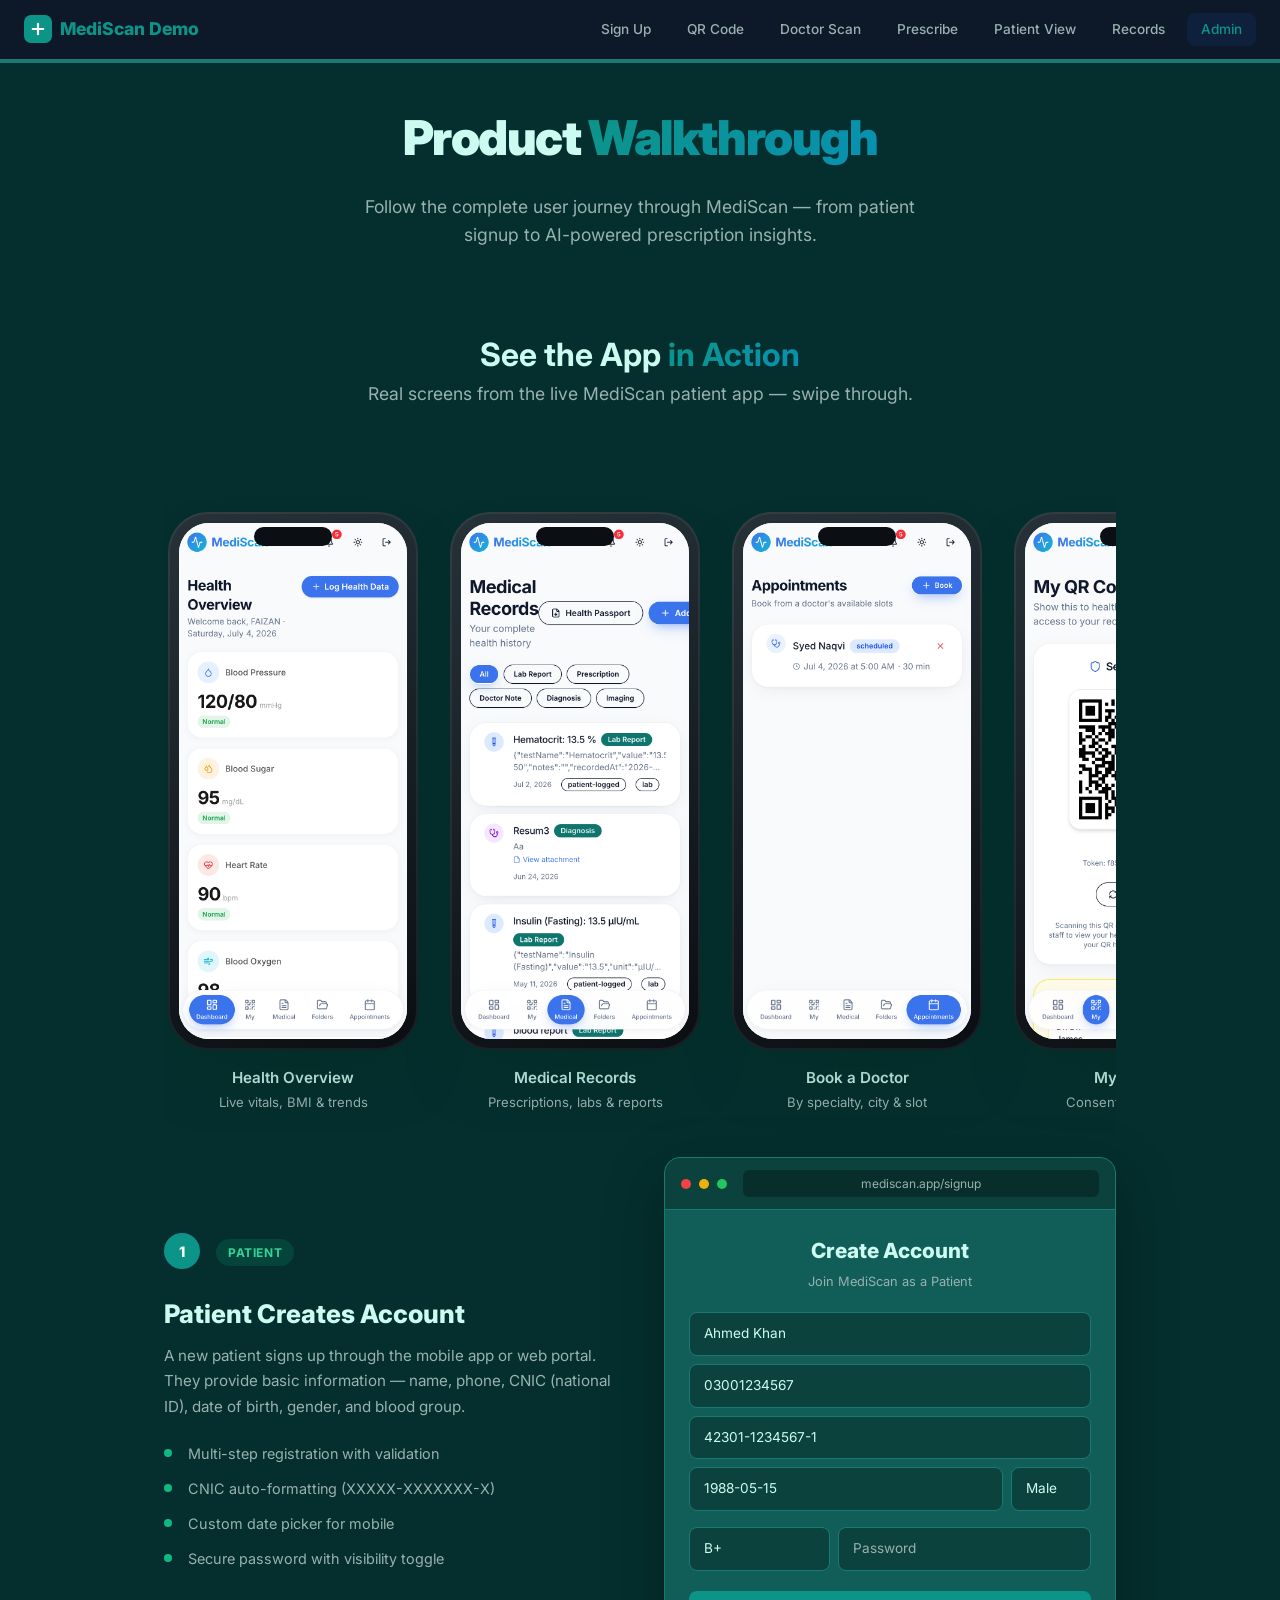
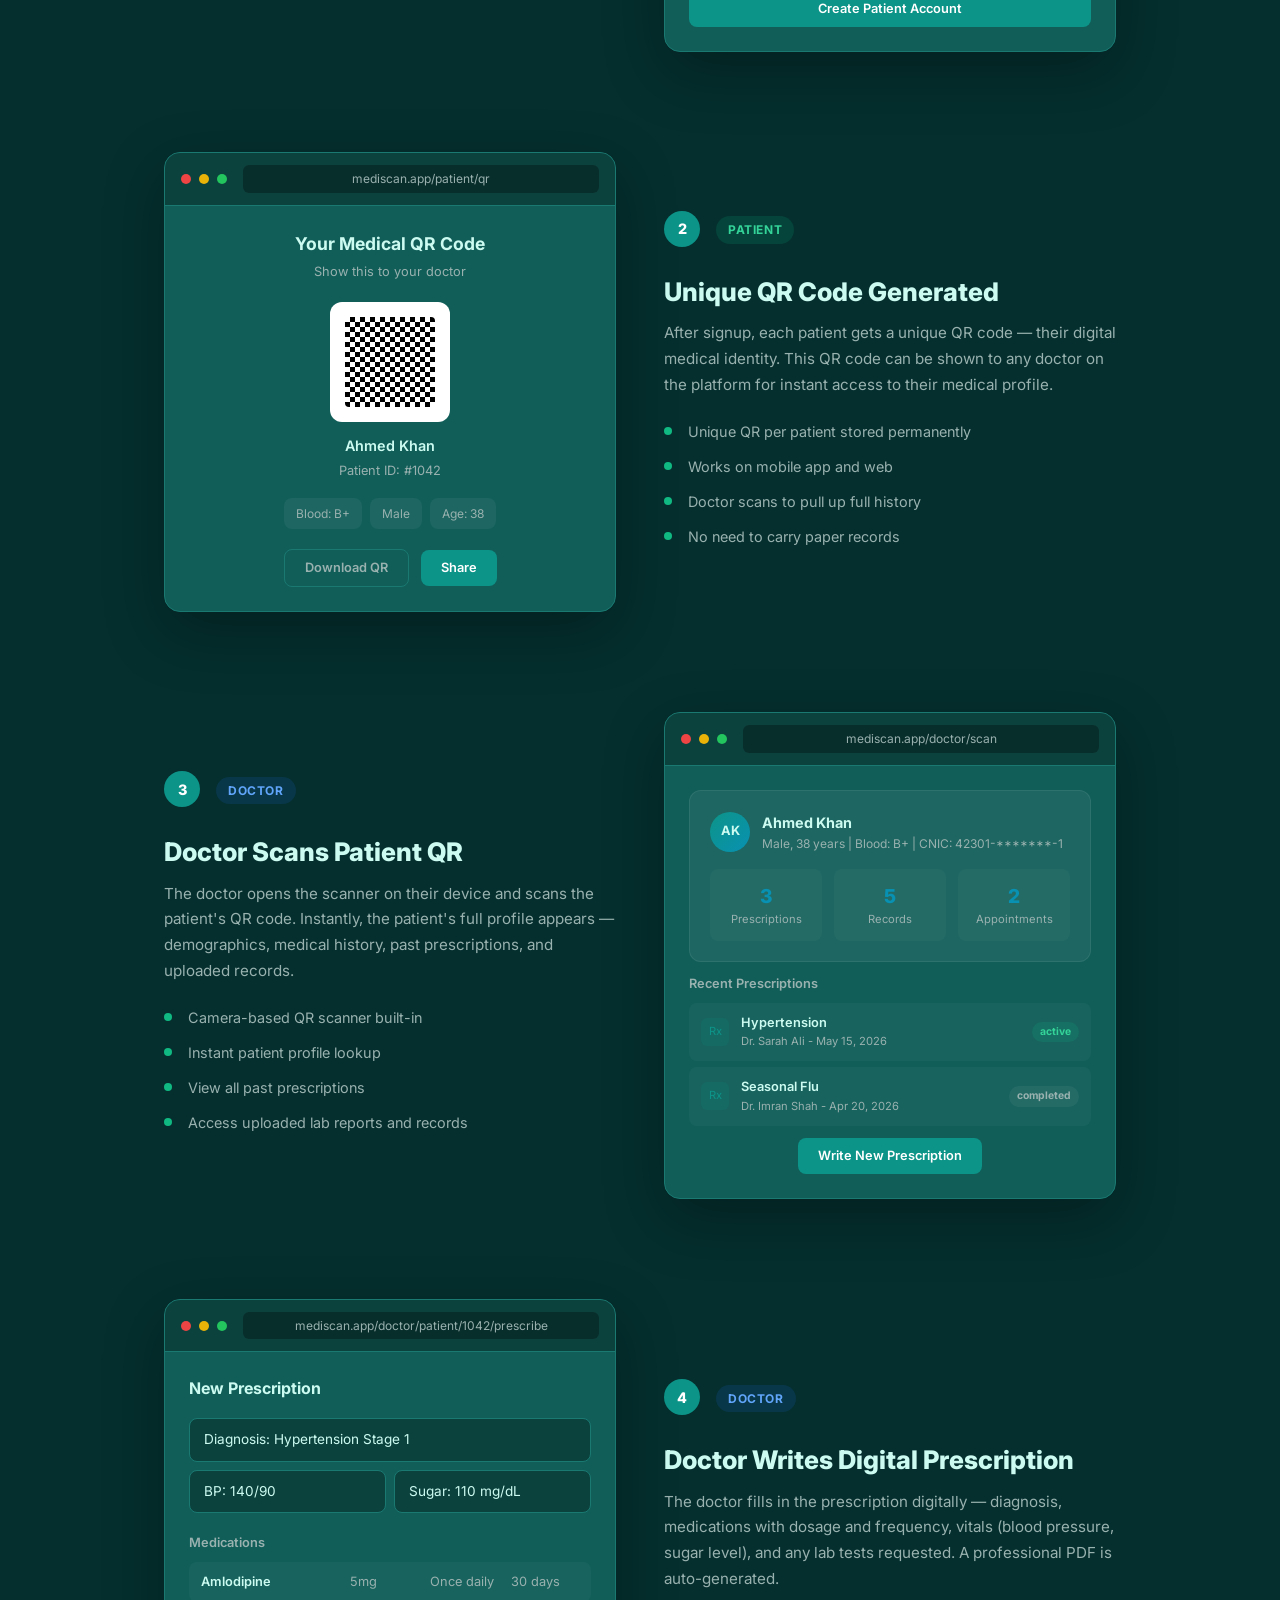
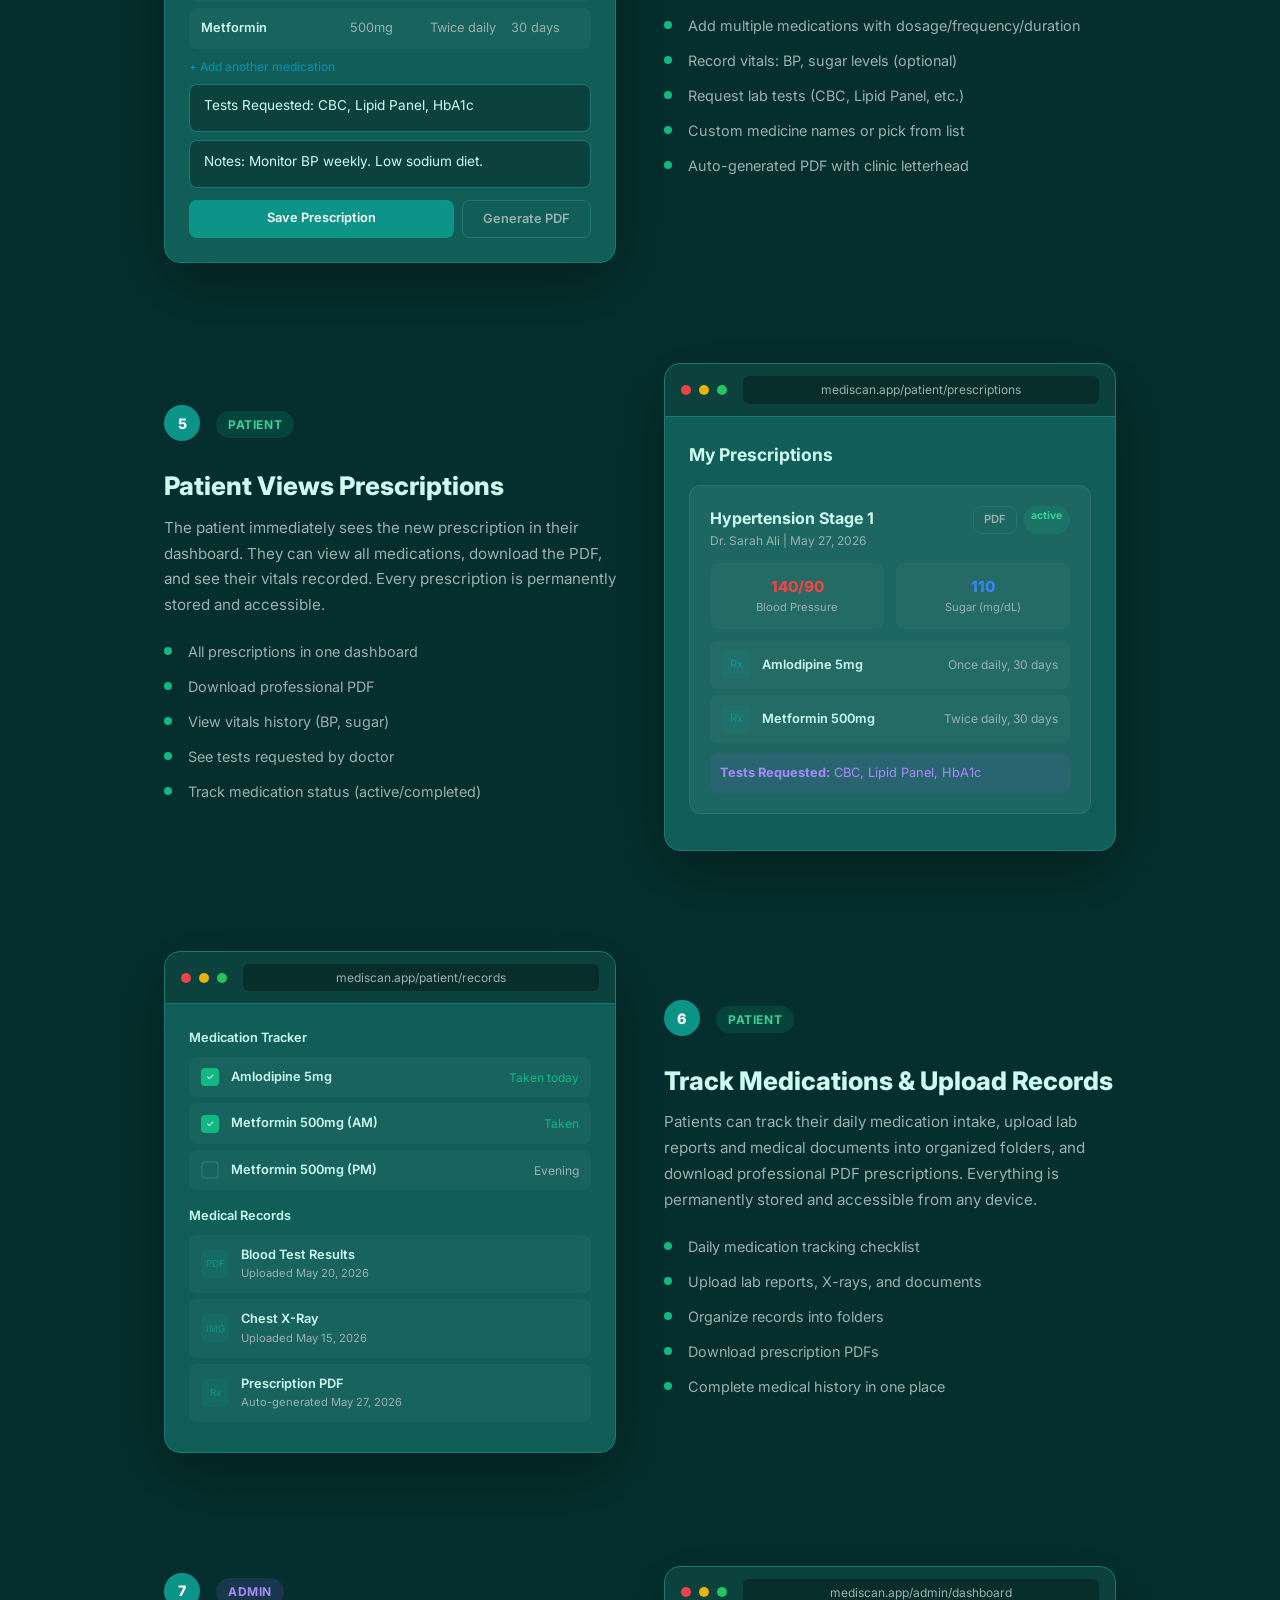
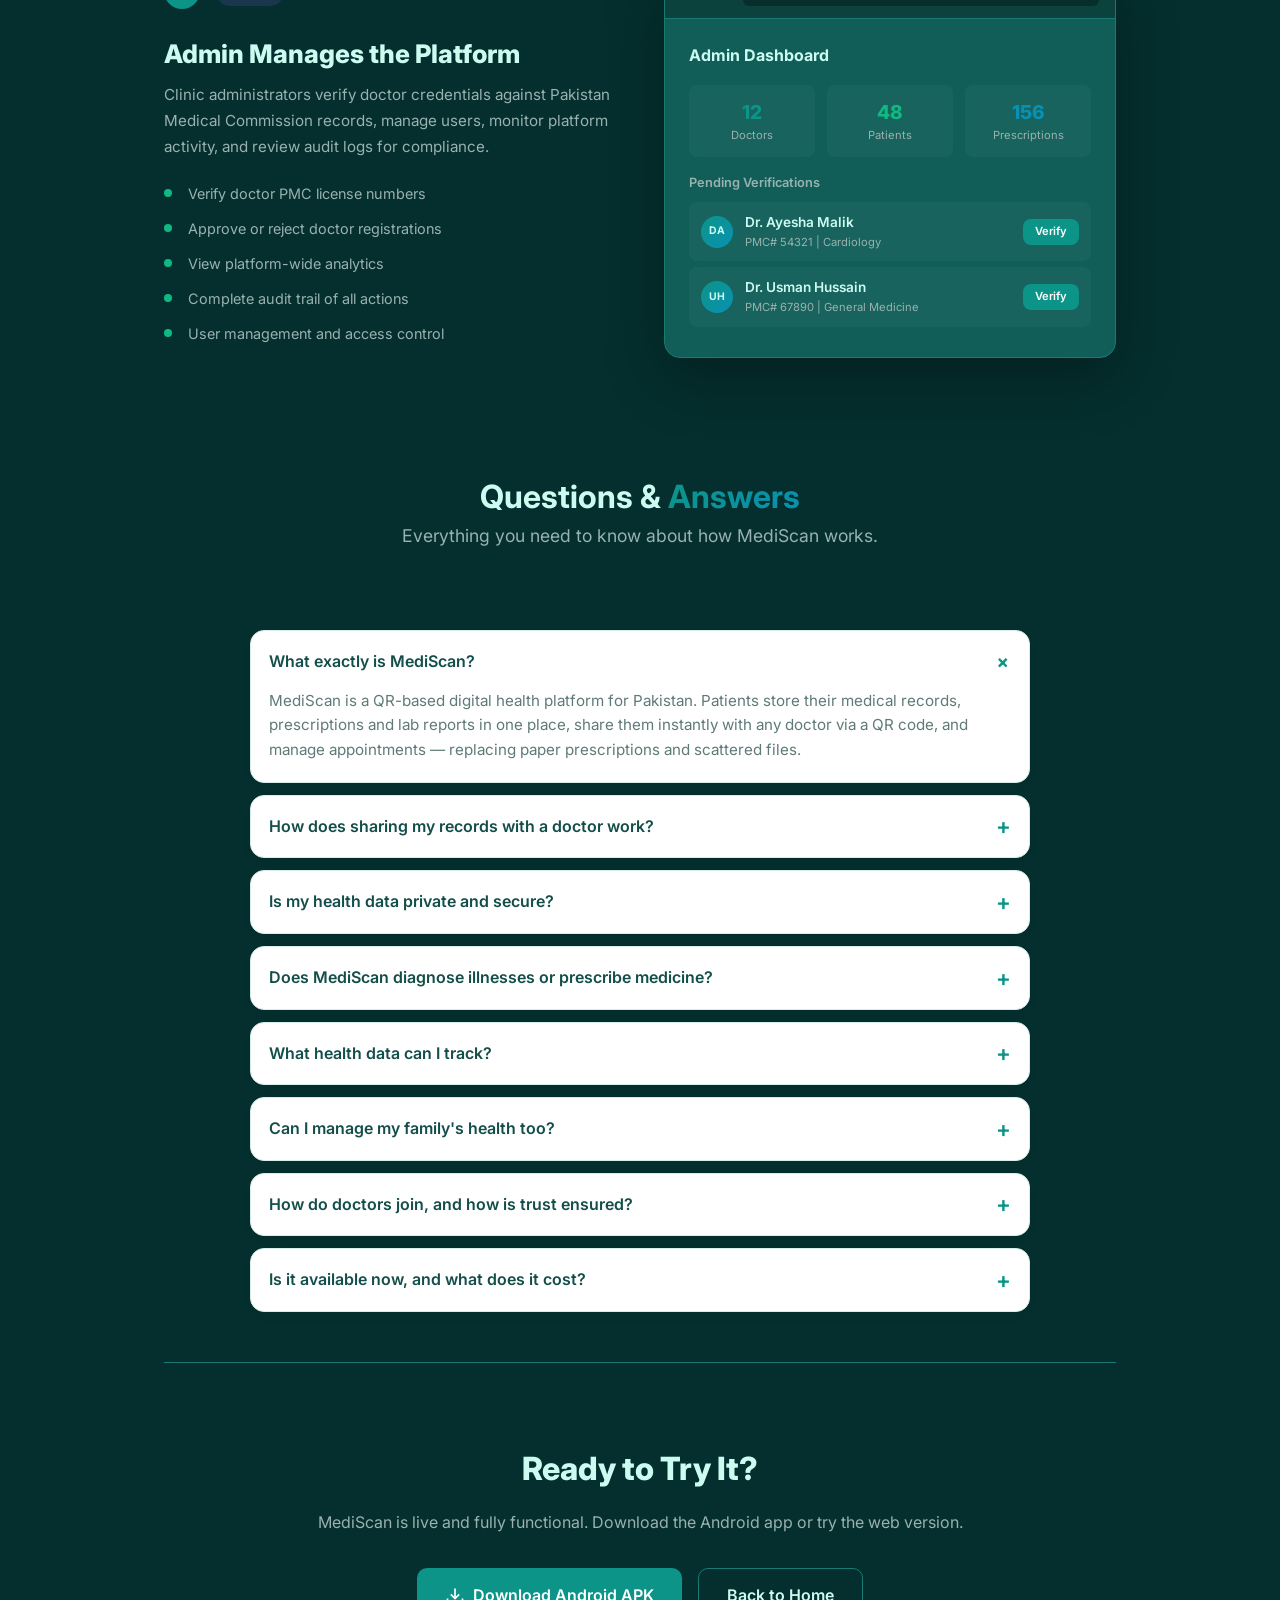
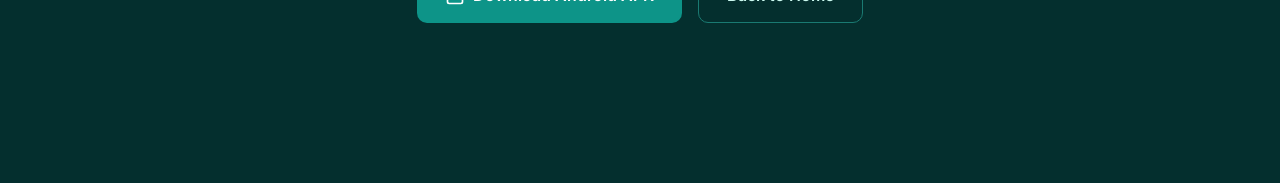
<file: demo.html>
<!DOCTYPE html>
<html lang="en">
<head>
  <meta charset="UTF-8" />
  <meta name="viewport" content="width=device-width, initial-scale=1.0" />
  <title>MediScan - Product Demo</title>
  <link rel="preconnect" href="https://fonts.googleapis.com" />
  <link rel="preconnect" href="https://fonts.gstatic.com" crossorigin />
  <link href="https://fonts.googleapis.com/css2?family=Inter:wght@300;400;500;600;700;800;900&display=swap" rel="stylesheet" />
  <style>
    :root {
      --primary: #0d9488;
      --primary-dark: #0f766e;
      --accent: #0891b2;
      --bg: #042f2e;
      --bg-card: #115e59;
      --text: #ccfbf1;
      --text-muted: #99b1af;
      --border: #1a7a72;
      --success: #10b981;
      --radius: 16px;
    }
    *, *::before, *::after { box-sizing: border-box; margin: 0; padding: 0; }
    html { scroll-behavior: smooth; }
    body {
      font-family: 'Inter', -apple-system, sans-serif;
      background: var(--bg);
      color: var(--text);
      line-height: 1.6;
      -webkit-font-smoothing: antialiased;
    }

    /* Top bar */
    .topbar {
      position: fixed;
      top: 0;
      left: 0;
      right: 0;
      z-index: 100;
      background: rgba(15,23,42,.9);
      backdrop-filter: blur(12px);
      border-bottom: 1px solid var(--border);
      padding: 0 24px;
      height: 60px;
      display: flex;
      align-items: center;
      justify-content: space-between;
    }
    .topbar-logo {
      color: var(--primary);
      font-weight: 800;
      font-size: 1.1rem;
      text-decoration: none;
      display: flex;
      align-items: center;
      gap: 8px;
    }
    .topbar-logo svg { width: 28px; height: 28px; }
    .topbar-nav {
      display: flex;
      gap: 8px;
    }
    .topbar-nav a {
      color: var(--text-muted);
      text-decoration: none;
      font-size: 0.85rem;
      font-weight: 500;
      padding: 6px 14px;
      border-radius: 8px;
      transition: 0.2s;
    }
    .topbar-nav a:hover { color: white; background: rgba(255,255,255,.05); }
    .topbar-nav a.active { color: var(--primary); background: rgba(37,99,235,.1); }

    /* Progress bar */
    .progress-bar {
      position: fixed;
      top: 60px;
      left: 0;
      right: 0;
      height: 3px;
      background: var(--border);
      z-index: 99;
    }
    .progress-fill {
      height: 100%;
      background: linear-gradient(90deg, var(--primary), var(--accent));
      width: 0%;
      transition: width 0.3s ease;
    }

    /* Demo container */
    .demo-container {
      max-width: 1000px;
      margin: 0 auto;
      padding: 100px 24px 80px;
    }

    /* Header */
    .demo-header {
      text-align: center;
      margin-bottom: 80px;
    }
    .demo-header h1 {
      font-size: clamp(2rem, 5vw, 3rem);
      font-weight: 900;
      margin-bottom: 16px;
      letter-spacing: -0.03em;
    }
    .demo-header p {
      color: var(--text-muted);
      font-size: 1.1rem;
      max-width: 560px;
      margin: 0 auto;
    }
    .demo-header .gradient {
      background: linear-gradient(135deg, var(--primary), var(--accent));
      -webkit-background-clip: text;
      -webkit-text-fill-color: transparent;
    }

    /* Step */
    .step {
      display: grid;
      grid-template-columns: 1fr 1fr;
      gap: 48px;
      align-items: center;
      margin-bottom: 100px;
      opacity: 0;
      transform: translateY(30px);
      transition: opacity 0.6s ease, transform 0.6s ease;
    }
    .step.visible {
      opacity: 1;
      transform: translateY(0);
    }
    .step.reverse { direction: rtl; }
    .step.reverse > * { direction: ltr; }

    .step-info {
      padding: 20px 0;
    }
    .step-number {
      display: inline-flex;
      align-items: center;
      justify-content: center;
      width: 36px;
      height: 36px;
      border-radius: 50%;
      background: var(--primary);
      color: white;
      font-weight: 800;
      font-size: 0.9rem;
      margin-bottom: 16px;
    }
    .step-role {
      display: inline-block;
      margin-left: 12px;
      padding: 4px 12px;
      border-radius: 100px;
      font-size: 0.75rem;
      font-weight: 700;
      text-transform: uppercase;
      letter-spacing: 0.05em;
    }
    .step-role.doctor { background: rgba(37,99,235,.15); color: #60a5fa; }
    .step-role.patient { background: rgba(16,185,129,.15); color: #34d399; }
    .step-role.admin { background: rgba(139,92,246,.15); color: #a78bfa; }
    .step-info h2 {
      font-size: 1.6rem;
      font-weight: 800;
      margin: 12px 0;
      line-height: 1.3;
    }
    .step-info p {
      color: var(--text-muted);
      font-size: 0.95rem;
      margin-bottom: 16px;
      line-height: 1.7;
    }
    .step-features {
      list-style: none;
    }
    .step-features li {
      padding: 6px 0;
      padding-left: 24px;
      position: relative;
      font-size: 0.9rem;
      color: var(--text-muted);
    }
    .step-features li::before {
      content: '';
      position: absolute;
      left: 0;
      top: 13px;
      width: 8px;
      height: 8px;
      border-radius: 50%;
      background: var(--success);
    }

    /* Screen mockup */
    .step-screen {
      background: var(--bg-card);
      border: 1px solid var(--border);
      border-radius: var(--radius);
      overflow: hidden;
      box-shadow: 0 20px 60px rgba(0,0,0,.3);
    }
    .screen-bar {
      display: flex;
      align-items: center;
      gap: 8px;
      padding: 12px 16px;
      background: rgba(0,0,0,.3);
      border-bottom: 1px solid var(--border);
    }
    .screen-dot {
      width: 10px;
      height: 10px;
      border-radius: 50%;
    }
    .screen-dot.red { background: #ef4444; }
    .screen-dot.yellow { background: #eab308; }
    .screen-dot.green { background: #22c55e; }
    .screen-url {
      flex: 1;
      text-align: center;
      font-size: 0.75rem;
      color: var(--text-muted);
      background: rgba(0,0,0,.3);
      padding: 4px 12px;
      border-radius: 6px;
      margin-left: 8px;
    }
    .screen-content {
      padding: 24px;
      min-height: 320px;
    }

    /* Mock UI elements */
    .mock-card {
      background: rgba(255,255,255,.05);
      border: 1px solid rgba(255,255,255,.08);
      border-radius: 12px;
      padding: 20px;
      margin-bottom: 12px;
    }
    .mock-header {
      display: flex;
      align-items: center;
      gap: 12px;
      margin-bottom: 16px;
    }
    .mock-avatar {
      width: 40px;
      height: 40px;
      border-radius: 50%;
      background: linear-gradient(135deg, var(--primary), var(--accent));
      display: flex;
      align-items: center;
      justify-content: center;
      font-weight: 700;
      font-size: 0.8rem;
    }
    .mock-title {
      font-weight: 700;
      font-size: 0.9rem;
    }
    .mock-subtitle {
      font-size: 0.75rem;
      color: var(--text-muted);
    }
    .mock-badge {
      display: inline-block;
      padding: 2px 8px;
      border-radius: 100px;
      font-size: 0.65rem;
      font-weight: 700;
    }
    .mock-badge.green { background: rgba(16,185,129,.15); color: #34d399; }
    .mock-badge.blue { background: rgba(37,99,235,.15); color: #60a5fa; }
    .mock-badge.purple { background: rgba(139,92,246,.15); color: #a78bfa; }
    .mock-input {
      width: 100%;
      padding: 10px 14px;
      background: rgba(0,0,0,.3);
      border: 1px solid var(--border);
      border-radius: 8px;
      color: var(--text);
      font-size: 0.85rem;
      margin-bottom: 8px;
    }
    .mock-btn {
      display: inline-block;
      padding: 8px 20px;
      background: var(--primary);
      color: white;
      border-radius: 8px;
      font-size: 0.8rem;
      font-weight: 600;
    }
    .mock-btn.outline {
      background: transparent;
      border: 1px solid var(--border);
      color: var(--text-muted);
    }
    .mock-row {
      display: flex;
      gap: 8px;
      margin-bottom: 8px;
    }
    .mock-pill {
      padding: 6px 12px;
      background: rgba(255,255,255,.05);
      border-radius: 8px;
      font-size: 0.75rem;
      color: var(--text-muted);
    }
    .mock-table {
      width: 100%;
      border-collapse: collapse;
      font-size: 0.8rem;
    }
    .mock-table th {
      text-align: left;
      padding: 8px;
      border-bottom: 1px solid var(--border);
      color: var(--text-muted);
      font-weight: 600;
      font-size: 0.7rem;
      text-transform: uppercase;
      letter-spacing: 0.05em;
    }
    .mock-table td {
      padding: 8px;
      border-bottom: 1px solid rgba(255,255,255,.03);
    }
    .mock-qr {
      width: 120px;
      height: 120px;
      background: white;
      border-radius: 12px;
      display: flex;
      align-items: center;
      justify-content: center;
      margin: 0 auto 12px;
    }
    .mock-qr-inner {
      width: 90px;
      height: 90px;
      background: repeating-conic-gradient(#000 0% 25%, #fff 0% 50%) 50% / 10px 10px;
      border-radius: 4px;
    }
    .mock-vitals {
      display: flex;
      gap: 12px;
    }
    .mock-vital {
      flex: 1;
      padding: 12px;
      background: rgba(255,255,255,.03);
      border-radius: 8px;
      text-align: center;
    }
    .mock-vital-value {
      font-size: 1.2rem;
      font-weight: 800;
      color: var(--accent);
    }
    .mock-vital-label {
      font-size: 0.7rem;
      color: var(--text-muted);
    }
    .mock-med-row {
      display: flex;
      align-items: center;
      gap: 12px;
      padding: 10px 12px;
      background: rgba(255,255,255,.03);
      border-radius: 8px;
      margin-bottom: 6px;
      font-size: 0.8rem;
    }
    .mock-med-icon {
      width: 28px;
      height: 28px;
      border-radius: 6px;
      background: rgba(13,148,136,.15);
      display: flex;
      align-items: center;
      justify-content: center;
      color: var(--primary);
      font-size: 0.7rem;
      flex-shrink: 0;
    }
    .mock-ai-box {
      padding: 16px;
      background: linear-gradient(135deg, rgba(13,148,136,.1), rgba(8,145,178,.1));
      border: 1px solid rgba(13,148,136,.2);
      border-radius: 12px;
      margin-top: 12px;
    }
    .mock-ai-label {
      font-size: 0.7rem;
      font-weight: 700;
      color: var(--accent);
      text-transform: uppercase;
      letter-spacing: 0.06em;
      margin-bottom: 8px;
    }
    .mock-ai-text {
      font-size: 0.8rem;
      color: var(--text-muted);
      line-height: 1.6;
    }

    /* CTA section */
    .demo-cta {
      text-align: center;
      padding: 80px 0;
      border-top: 1px solid var(--border);
    }
    .demo-cta h2 {
      font-size: 2rem;
      font-weight: 800;
      margin-bottom: 16px;
    }
    .demo-cta p {
      color: var(--text-muted);
      margin-bottom: 32px;
      font-size: 1rem;
    }
    .cta-buttons {
      display: flex;
      gap: 16px;
      justify-content: center;
      flex-wrap: wrap;
    }
    .cta-buttons a {
      display: inline-flex;
      align-items: center;
      gap: 8px;
      padding: 14px 28px;
      border-radius: 10px;
      font-size: 1rem;
      font-weight: 600;
      text-decoration: none;
      transition: 0.2s;
    }
    .cta-buttons .primary {
      background: var(--primary);
      color: white;
    }
    .cta-buttons .primary:hover { background: var(--primary-dark); }
    .cta-buttons .outline {
      background: transparent;
      border: 1.5px solid var(--border);
      color: var(--text);
    }
    .cta-buttons .outline:hover { border-color: var(--primary); color: var(--primary); }

    /* Responsive */
    @media (max-width: 768px) {
      .step { grid-template-columns: 1fr; gap: 28px; margin-bottom: 64px; scroll-margin-top: 80px; }
      .step.reverse { direction: ltr; }
      .topbar-nav { display: none; }
      .demo-container { padding: 88px 18px 64px; }
      .demo-header { margin-bottom: 48px; }
      .demo-cta { padding: 56px 0; }
      .cta-buttons a { width: 100%; justify-content: center; }
      .screen-content { padding: 18px; min-height: 0; }
    }
  
/* ---- Real app screenshots in phone frames ---- */
.shots-section { margin: 40px 0 10px; }
.shots-rail { display: flex; gap: 32px; overflow-x: auto; padding: 24px 4px 34px; scroll-snap-type: x mandatory; -webkit-overflow-scrolling: touch; }
.shots-rail::-webkit-scrollbar { height: 8px; } .shots-rail::-webkit-scrollbar-thumb { background: #14b8a6aa; border-radius: 8px; }
.shot { flex: 0 0 auto; scroll-snap-align: center; text-align: center; }
.phone { position: relative; width: 250px; aspect-ratio: 400/860; border-radius: 40px; padding: 11px; margin: 0 auto;
  background: linear-gradient(160deg,#263238,#0b0f14); box-shadow: 0 34px 60px -22px rgba(2,44,34,.55), inset 0 0 0 2px rgba(255,255,255,.06);
  transition: transform .4s cubic-bezier(.2,.8,.2,1); }
.phone:hover { transform: translateY(-8px) rotateX(4deg) rotateY(-4deg); }
.phone::before { content:""; position:absolute; top:15px; left:50%; transform:translateX(-50%); width:78px; height:19px; background:#0b0f14; border-radius:12px; z-index:3; }
.phone img { width:100%; height:100%; object-fit:cover; object-position: top; border-radius:30px; display:block; background:#fff; }
.shot figcaption { margin-top: 16px; font-weight: 600; color: var(--text, #134e4a); font-size: .95rem; }
.shot small { display:block; color: var(--text-muted,#5f7a78); font-weight:400; font-size:.82rem; margin-top:2px; }

/* ---- FAQ ---- */
.faq-section { margin: 50px 0; }
.faq { max-width: 780px; margin: 24px auto 0; display: grid; gap: 12px; }
.faq details { background:#fff; border:1px solid #d6ede9; border-radius:14px; padding: 4px 18px; box-shadow: 0 6px 20px -12px rgba(2,44,34,.15); }
.faq summary { list-style:none; cursor:pointer; font-weight:600; color:#134e4a; padding: 14px 0; display:flex; justify-content:space-between; align-items:center; gap:12px; }
.faq summary::-webkit-details-marker { display:none; }
.faq summary::after { content:"+"; font-size:1.4rem; color:#0d9488; transition:transform .25s ease; line-height:1; flex-shrink:0; }
.faq details[open] summary::after { transform:rotate(45deg); }
.faq details p { margin: 0 0 16px; color:#5f7a78; line-height:1.6; font-size:.95rem; }

  </style>
</head>
<body>
  <!-- Top bar -->
  <div class="topbar">
    <a href="index.html" class="topbar-logo">
      <svg viewBox="0 0 32 32" fill="none"><rect width="32" height="32" rx="8" fill="currentColor"/><path d="M10 16h12M16 10v12" stroke="white" stroke-width="2.5" stroke-linecap="round"/></svg>
      MediScan Demo
    </a>
    <div class="topbar-nav">
      <a href="#step1" class="active" data-step="1">Sign Up</a>
      <a href="#step2" data-step="2">QR Code</a>
      <a href="#step3" data-step="3">Doctor Scan</a>
      <a href="#step4" data-step="4">Prescribe</a>
      <a href="#step5" data-step="5">Patient View</a>
      <a href="#step6" data-step="6">Records</a>
      <a href="#step7" data-step="7">Admin</a>
    </div>
  </div>

  <!-- Progress bar -->
  <div class="progress-bar">
    <div class="progress-fill" id="progressFill"></div>
  </div>

  <div class="demo-container">
    <!-- Header -->
    <div class="demo-header">
      <h1>Product <span class="gradient">Walkthrough</span></h1>
      <p>Follow the complete user journey through MediScan — from patient signup to AI-powered prescription insights.</p>
    </div>

    <!-- Real app screenshots -->
    <section class="shots-section">
      <div class="demo-header">
        <h2 style="font-size:2rem">See the App <span class="gradient">in Action</span></h2>
        <p>Real screens from the live MediScan patient app — swipe through.</p>
      </div>
      <div class="shots-rail">
        <figure class="shot"><div class="phone"><img src="assets/shots/dashboard.png" alt="Health dashboard" loading="lazy"></div><figcaption>Health Overview<small>Live vitals, BMI &amp; trends</small></figcaption></figure>
        <figure class="shot"><div class="phone"><img src="assets/shots/records.png" alt="Medical records" loading="lazy"></div><figcaption>Medical Records<small>Prescriptions, labs &amp; reports</small></figcaption></figure>
        <figure class="shot"><div class="phone"><img src="assets/shots/appointments.png" alt="Book appointment" loading="lazy"></div><figcaption>Book a Doctor<small>By specialty, city &amp; slot</small></figcaption></figure>
        <figure class="shot"><div class="phone"><img src="assets/shots/qr.png" alt="QR code" loading="lazy"></div><figcaption>My QR Code<small>Consent-based sharing</small></figcaption></figure>
        <figure class="shot"><div class="phone"><img src="assets/shots/family.png" alt="Family profiles" loading="lazy"></div><figcaption>Family &amp; Dependents<small>Manage the whole family</small></figcaption></figure>
        <figure class="shot"><div class="phone"><img src="assets/shots/prescriptions.png" alt="Prescriptions" loading="lazy"></div><figcaption>Prescriptions<small>Track medications</small></figcaption></figure>
      </div>
    </section>


    <!-- STEP 1: Patient Sign Up -->
    <div class="step" id="step1">
      <div class="step-info">
        <div>
          <span class="step-number">1</span>
          <span class="step-role patient">Patient</span>
        </div>
        <h2>Patient Creates Account</h2>
        <p>A new patient signs up through the mobile app or web portal. They provide basic information — name, phone, CNIC (national ID), date of birth, gender, and blood group.</p>
        <ul class="step-features">
          <li>Multi-step registration with validation</li>
          <li>CNIC auto-formatting (XXXXX-XXXXXXX-X)</li>
          <li>Custom date picker for mobile</li>
          <li>Secure password with visibility toggle</li>
        </ul>
      </div>
      <div class="step-screen">
        <div class="screen-bar">
          <span class="screen-dot red"></span>
          <span class="screen-dot yellow"></span>
          <span class="screen-dot green"></span>
          <span class="screen-url">mediscan.app/signup</span>
        </div>
        <div class="screen-content">
          <div style="text-align:center; margin-bottom:20px;">
            <div style="font-size:1.3rem; font-weight:800; margin-bottom:4px;">Create Account</div>
            <div style="font-size:0.8rem; color:var(--text-muted);">Join MediScan as a Patient</div>
          </div>
          <div class="mock-input" style="color:var(--text);">Ahmed Khan</div>
          <div class="mock-input" style="color:var(--text);">03001234567</div>
          <div class="mock-input" style="color:var(--text);">42301-1234567-1</div>
          <div class="mock-row">
            <div class="mock-input" style="flex:1; color:var(--text);">1988-05-15</div>
            <div class="mock-input" style="width:80px; color:var(--text);">Male</div>
          </div>
          <div class="mock-row">
            <div class="mock-input" style="flex:1; color:var(--text);">B+</div>
            <div class="mock-input" style="flex:2; color:var(--text-muted);">Password</div>
          </div>
          <div style="margin-top:12px;">
            <div class="mock-btn" style="width:100%; text-align:center;">Create Patient Account</div>
          </div>
        </div>
      </div>
    </div>

    <!-- STEP 2: QR Code -->
    <div class="step reverse" id="step2">
      <div class="step-info">
        <div>
          <span class="step-number">2</span>
          <span class="step-role patient">Patient</span>
        </div>
        <h2>Unique QR Code Generated</h2>
        <p>After signup, each patient gets a unique QR code — their digital medical identity. This QR code can be shown to any doctor on the platform for instant access to their medical profile.</p>
        <ul class="step-features">
          <li>Unique QR per patient stored permanently</li>
          <li>Works on mobile app and web</li>
          <li>Doctor scans to pull up full history</li>
          <li>No need to carry paper records</li>
        </ul>
      </div>
      <div class="step-screen">
        <div class="screen-bar">
          <span class="screen-dot red"></span>
          <span class="screen-dot yellow"></span>
          <span class="screen-dot green"></span>
          <span class="screen-url">mediscan.app/patient/qr</span>
        </div>
        <div class="screen-content" style="text-align:center;">
          <div style="font-size:1.1rem; font-weight:700; margin-bottom:4px;">Your Medical QR Code</div>
          <div style="font-size:0.8rem; color:var(--text-muted); margin-bottom:20px;">Show this to your doctor</div>
          <div class="mock-qr">
            <div class="mock-qr-inner"></div>
          </div>
          <div style="font-size:0.9rem; font-weight:600; margin-bottom:4px;">Ahmed Khan</div>
          <div style="font-size:0.8rem; color:var(--text-muted); margin-bottom:16px;">Patient ID: #1042</div>
          <div class="mock-row" style="justify-content:center;">
            <div class="mock-pill">Blood: B+</div>
            <div class="mock-pill">Male</div>
            <div class="mock-pill">Age: 38</div>
          </div>
          <div style="margin-top:20px;">
            <span class="mock-btn outline">Download QR</span>
            <span class="mock-btn" style="margin-left:8px;">Share</span>
          </div>
        </div>
      </div>
    </div>

    <!-- STEP 3: Doctor Scans QR -->
    <div class="step" id="step3">
      <div class="step-info">
        <div>
          <span class="step-number">3</span>
          <span class="step-role doctor">Doctor</span>
        </div>
        <h2>Doctor Scans Patient QR</h2>
        <p>The doctor opens the scanner on their device and scans the patient's QR code. Instantly, the patient's full profile appears — demographics, medical history, past prescriptions, and uploaded records.</p>
        <ul class="step-features">
          <li>Camera-based QR scanner built-in</li>
          <li>Instant patient profile lookup</li>
          <li>View all past prescriptions</li>
          <li>Access uploaded lab reports and records</li>
        </ul>
      </div>
      <div class="step-screen">
        <div class="screen-bar">
          <span class="screen-dot red"></span>
          <span class="screen-dot yellow"></span>
          <span class="screen-dot green"></span>
          <span class="screen-url">mediscan.app/doctor/scan</span>
        </div>
        <div class="screen-content">
          <div class="mock-card">
            <div class="mock-header">
              <div class="mock-avatar">AK</div>
              <div>
                <div class="mock-title">Ahmed Khan</div>
                <div class="mock-subtitle">Male, 38 years | Blood: B+ | CNIC: 42301-*******-1</div>
              </div>
            </div>
            <div class="mock-vitals">
              <div class="mock-vital">
                <div class="mock-vital-value">3</div>
                <div class="mock-vital-label">Prescriptions</div>
              </div>
              <div class="mock-vital">
                <div class="mock-vital-value">5</div>
                <div class="mock-vital-label">Records</div>
              </div>
              <div class="mock-vital">
                <div class="mock-vital-value">2</div>
                <div class="mock-vital-label">Appointments</div>
              </div>
            </div>
          </div>
          <div style="font-size:0.8rem; font-weight:600; margin-bottom:8px; color:var(--text-muted);">Recent Prescriptions</div>
          <div class="mock-med-row">
            <div class="mock-med-icon">Rx</div>
            <div style="flex:1;">
              <div style="font-weight:600;">Hypertension</div>
              <div style="font-size:0.7rem; color:var(--text-muted);">Dr. Sarah Ali - May 15, 2026</div>
            </div>
            <span class="mock-badge green">active</span>
          </div>
          <div class="mock-med-row">
            <div class="mock-med-icon">Rx</div>
            <div style="flex:1;">
              <div style="font-weight:600;">Seasonal Flu</div>
              <div style="font-size:0.7rem; color:var(--text-muted);">Dr. Imran Shah - Apr 20, 2026</div>
            </div>
            <span class="mock-badge" style="background:rgba(255,255,255,.05); color:var(--text-muted);">completed</span>
          </div>
          <div style="margin-top:12px; text-align:center;">
            <span class="mock-btn">Write New Prescription</span>
          </div>
        </div>
      </div>
    </div>

    <!-- STEP 4: Write Prescription -->
    <div class="step reverse" id="step4">
      <div class="step-info">
        <div>
          <span class="step-number">4</span>
          <span class="step-role doctor">Doctor</span>
        </div>
        <h2>Doctor Writes Digital Prescription</h2>
        <p>The doctor fills in the prescription digitally — diagnosis, medications with dosage and frequency, vitals (blood pressure, sugar level), and any lab tests requested. A professional PDF is auto-generated.</p>
        <ul class="step-features">
          <li>Add multiple medications with dosage/frequency/duration</li>
          <li>Record vitals: BP, sugar levels (optional)</li>
          <li>Request lab tests (CBC, Lipid Panel, etc.)</li>
          <li>Custom medicine names or pick from list</li>
          <li>Auto-generated PDF with clinic letterhead</li>
        </ul>
      </div>
      <div class="step-screen">
        <div class="screen-bar">
          <span class="screen-dot red"></span>
          <span class="screen-dot yellow"></span>
          <span class="screen-dot green"></span>
          <span class="screen-url">mediscan.app/doctor/patient/1042/prescribe</span>
        </div>
        <div class="screen-content">
          <div style="font-size:1rem; font-weight:700; margin-bottom:16px;">New Prescription</div>
          <div class="mock-input" style="color:var(--text);">Diagnosis: Hypertension Stage 1</div>
          <div class="mock-row">
            <div class="mock-input" style="flex:1; color:var(--text);">BP: 140/90</div>
            <div class="mock-input" style="flex:1; color:var(--text);">Sugar: 110 mg/dL</div>
          </div>
          <div style="font-size:0.8rem; font-weight:600; margin:12px 0 8px; color:var(--text-muted);">Medications</div>
          <div class="mock-med-row">
            <div style="flex:2; font-weight:600;">Amlodipine</div>
            <div style="flex:1; color:var(--text-muted);">5mg</div>
            <div style="flex:1; color:var(--text-muted);">Once daily</div>
            <div style="flex:1; color:var(--text-muted);">30 days</div>
          </div>
          <div class="mock-med-row">
            <div style="flex:2; font-weight:600;">Metformin</div>
            <div style="flex:1; color:var(--text-muted);">500mg</div>
            <div style="flex:1; color:var(--text-muted);">Twice daily</div>
            <div style="flex:1; color:var(--text-muted);">30 days</div>
          </div>
          <div style="font-size:0.75rem; color:var(--accent); margin:8px 0;">+ Add another medication</div>
          <div class="mock-input" style="color:var(--text); height:48px;">Tests Requested: CBC, Lipid Panel, HbA1c</div>
          <div class="mock-input" style="color:var(--text); height:48px;">Notes: Monitor BP weekly. Low sodium diet.</div>
          <div style="margin-top:12px; display:flex; gap:8px;">
            <span class="mock-btn" style="flex:1; text-align:center;">Save Prescription</span>
            <span class="mock-btn outline" style="text-align:center;">Generate PDF</span>
          </div>
        </div>
      </div>
    </div>

    <!-- STEP 5: Patient Views Prescription -->
    <div class="step" id="step5">
      <div class="step-info">
        <div>
          <span class="step-number">5</span>
          <span class="step-role patient">Patient</span>
        </div>
        <h2>Patient Views Prescriptions</h2>
        <p>The patient immediately sees the new prescription in their dashboard. They can view all medications, download the PDF, and see their vitals recorded. Every prescription is permanently stored and accessible.</p>
        <ul class="step-features">
          <li>All prescriptions in one dashboard</li>
          <li>Download professional PDF</li>
          <li>View vitals history (BP, sugar)</li>
          <li>See tests requested by doctor</li>
          <li>Track medication status (active/completed)</li>
        </ul>
      </div>
      <div class="step-screen">
        <div class="screen-bar">
          <span class="screen-dot red"></span>
          <span class="screen-dot yellow"></span>
          <span class="screen-dot green"></span>
          <span class="screen-url">mediscan.app/patient/prescriptions</span>
        </div>
        <div class="screen-content">
          <div style="font-size:1.1rem; font-weight:700; margin-bottom:16px;">My Prescriptions</div>
          <div class="mock-card">
            <div style="display:flex; justify-content:space-between; align-items:start; margin-bottom:12px;">
              <div>
                <div style="font-weight:700;">Hypertension Stage 1</div>
                <div style="font-size:0.75rem; color:var(--text-muted);">Dr. Sarah Ali | May 27, 2026</div>
              </div>
              <div style="display:flex; gap:6px;">
                <span class="mock-btn outline" style="padding:4px 10px; font-size:0.7rem;">PDF</span>
                <span class="mock-badge green">active</span>
              </div>
            </div>
            <div class="mock-vitals" style="margin-bottom:12px;">
              <div class="mock-vital">
                <div class="mock-vital-value" style="font-size:0.95rem; color:#ef4444;">140/90</div>
                <div class="mock-vital-label">Blood Pressure</div>
              </div>
              <div class="mock-vital">
                <div class="mock-vital-value" style="font-size:0.95rem; color:#3b82f6;">110</div>
                <div class="mock-vital-label">Sugar (mg/dL)</div>
              </div>
            </div>
            <div class="mock-med-row">
              <div class="mock-med-icon">Rx</div>
              <div style="font-weight:600; flex:1;">Amlodipine 5mg</div>
              <div style="font-size:0.75rem; color:var(--text-muted);">Once daily, 30 days</div>
            </div>
            <div class="mock-med-row">
              <div class="mock-med-icon">Rx</div>
              <div style="font-weight:600; flex:1;">Metformin 500mg</div>
              <div style="font-size:0.75rem; color:var(--text-muted);">Twice daily, 30 days</div>
            </div>
            <div style="margin-top:10px; padding:10px; background:rgba(139,92,246,.1); border-radius:8px; font-size:0.8rem; color:#a78bfa;">
              <strong>Tests Requested:</strong> CBC, Lipid Panel, HbA1c
            </div>
          </div>
        </div>
      </div>
    </div>

    <!-- STEP 6: Medication Tracking & Records -->
    <div class="step reverse" id="step6">
      <div class="step-info">
        <div>
          <span class="step-number">6</span>
          <span class="step-role patient">Patient</span>
        </div>
        <h2>Track Medications & Upload Records</h2>
        <p>Patients can track their daily medication intake, upload lab reports and medical documents into organized folders, and download professional PDF prescriptions. Everything is permanently stored and accessible from any device.</p>
        <ul class="step-features">
          <li>Daily medication tracking checklist</li>
          <li>Upload lab reports, X-rays, and documents</li>
          <li>Organize records into folders</li>
          <li>Download prescription PDFs</li>
          <li>Complete medical history in one place</li>
        </ul>
      </div>
      <div class="step-screen">
        <div class="screen-bar">
          <span class="screen-dot red"></span>
          <span class="screen-dot yellow"></span>
          <span class="screen-dot green"></span>
          <span class="screen-url">mediscan.app/patient/records</span>
        </div>
        <div class="screen-content">
          <div style="font-size:0.8rem; font-weight:600; margin-bottom:8px;">Medication Tracker</div>
          <div class="mock-med-row">
            <div style="width:18px; height:18px; border-radius:4px; background:var(--success); display:flex; align-items:center; justify-content:center; font-size:0.6rem; color:white;">&#10003;</div>
            <div style="flex:1; font-weight:600;">Amlodipine 5mg</div>
            <div style="font-size:0.75rem; color:var(--success);">Taken today</div>
          </div>
          <div class="mock-med-row">
            <div style="width:18px; height:18px; border-radius:4px; background:var(--success); display:flex; align-items:center; justify-content:center; font-size:0.6rem; color:white;">&#10003;</div>
            <div style="flex:1; font-weight:600;">Metformin 500mg (AM)</div>
            <div style="font-size:0.75rem; color:var(--success);">Taken</div>
          </div>
          <div class="mock-med-row">
            <div style="width:18px; height:18px; border-radius:4px; border:2px solid var(--border);"></div>
            <div style="flex:1; font-weight:600;">Metformin 500mg (PM)</div>
            <div style="font-size:0.75rem; color:var(--text-muted);">Evening</div>
          </div>
          <div style="margin-top:16px; font-size:0.8rem; font-weight:600; margin-bottom:8px;">Medical Records</div>
          <div class="mock-med-row">
            <div class="mock-med-icon" style="font-size:0.6rem;">PDF</div>
            <div style="flex:1;">
              <div style="font-weight:600;">Blood Test Results</div>
              <div style="font-size:0.7rem; color:var(--text-muted);">Uploaded May 20, 2026</div>
            </div>
          </div>
          <div class="mock-med-row">
            <div class="mock-med-icon" style="font-size:0.6rem;">IMG</div>
            <div style="flex:1;">
              <div style="font-weight:600;">Chest X-Ray</div>
              <div style="font-size:0.7rem; color:var(--text-muted);">Uploaded May 15, 2026</div>
            </div>
          </div>
          <div class="mock-med-row">
            <div class="mock-med-icon" style="font-size:0.6rem;">Rx</div>
            <div style="flex:1;">
              <div style="font-weight:600;">Prescription PDF</div>
              <div style="font-size:0.7rem; color:var(--text-muted);">Auto-generated May 27, 2026</div>
            </div>
          </div>
        </div>
      </div>
    </div>

    <!-- STEP 7: Admin Dashboard -->
    <div class="step" id="step7">
      <div class="step-info">
        <div>
          <span class="step-number">7</span>
          <span class="step-role admin">Admin</span>
        </div>
        <h2>Admin Manages the Platform</h2>
        <p>Clinic administrators verify doctor credentials against Pakistan Medical Commission records, manage users, monitor platform activity, and review audit logs for compliance.</p>
        <ul class="step-features">
          <li>Verify doctor PMC license numbers</li>
          <li>Approve or reject doctor registrations</li>
          <li>View platform-wide analytics</li>
          <li>Complete audit trail of all actions</li>
          <li>User management and access control</li>
        </ul>
      </div>
      <div class="step-screen">
        <div class="screen-bar">
          <span class="screen-dot red"></span>
          <span class="screen-dot yellow"></span>
          <span class="screen-dot green"></span>
          <span class="screen-url">mediscan.app/admin/dashboard</span>
        </div>
        <div class="screen-content">
          <div style="font-size:1rem; font-weight:700; margin-bottom:16px;">Admin Dashboard</div>
          <div class="mock-vitals" style="margin-bottom:16px;">
            <div class="mock-vital">
              <div class="mock-vital-value" style="color:var(--primary);">12</div>
              <div class="mock-vital-label">Doctors</div>
            </div>
            <div class="mock-vital">
              <div class="mock-vital-value" style="color:var(--success);">48</div>
              <div class="mock-vital-label">Patients</div>
            </div>
            <div class="mock-vital">
              <div class="mock-vital-value" style="color:var(--accent);">156</div>
              <div class="mock-vital-label">Prescriptions</div>
            </div>
          </div>
          <div style="font-size:0.8rem; font-weight:600; margin-bottom:8px; color:var(--text-muted);">Pending Verifications</div>
          <div class="mock-med-row">
            <div class="mock-avatar" style="width:32px; height:32px; font-size:0.65rem;">DA</div>
            <div style="flex:1;">
              <div style="font-weight:600; font-size:0.85rem;">Dr. Ayesha Malik</div>
              <div style="font-size:0.7rem; color:var(--text-muted);">PMC# 54321 | Cardiology</div>
            </div>
            <span class="mock-btn" style="padding:4px 12px; font-size:0.7rem;">Verify</span>
          </div>
          <div class="mock-med-row">
            <div class="mock-avatar" style="width:32px; height:32px; font-size:0.65rem;">UH</div>
            <div style="flex:1;">
              <div style="font-weight:600; font-size:0.85rem;">Dr. Usman Hussain</div>
              <div style="font-size:0.7rem; color:var(--text-muted);">PMC# 67890 | General Medicine</div>
            </div>
            <span class="mock-btn" style="padding:4px 12px; font-size:0.7rem;">Verify</span>
          </div>
        </div>
      </div>
    </div>

    
    <!-- Q&A -->
    <section class="faq-section">
      <div class="demo-header">
        <h2 style="font-size:2rem">Questions &amp; <span class="gradient">Answers</span></h2>
        <p>Everything you need to know about how MediScan works.</p>
      </div>
      <div class="faq">
        <details open><summary>What exactly is MediScan?</summary><p>MediScan is a QR-based digital health platform for Pakistan. Patients store their medical records, prescriptions and lab reports in one place, share them instantly with any doctor via a QR code, and manage appointments — replacing paper prescriptions and scattered files.</p></details>
        <details><summary>How does sharing my records with a doctor work?</summary><p>You show your personal QR code; the doctor scans it and requests access. You then receive a one-time consent code <strong>both in the app and by email</strong> — you share it only if you agree. The doctor gets time-limited access, and you can revoke it any time. No one sees your records without your explicit consent.</p></details>
        <details><summary>Is my health data private and secure?</summary><p>Yes. Access is strictly consent-based, every access is recorded in an audit log, and you own your records. Sensitive identifiers are encrypted, and you decide exactly which doctor can view your data and for how long.</p></details>
        <details><summary>Does MediScan diagnose illnesses or prescribe medicine?</summary><p>No. MediScan does not diagnose, prescribe, or replace a healthcare professional. It is a records, prescription and appointment platform — all medical decisions stay with your licensed doctor.</p></details>
        <details><summary>What health data can I track?</summary><p>Blood pressure, blood sugar, heart rate, blood oxygen (SpO₂), temperature, and weight/height with automatic BMI — each with trend charts and a normal/elevated/high status. You can also upload lab reports and store prescriptions.</p></details>
        <details><summary>Can I manage my family's health too?</summary><p>Yes. You can add dependents — children or elderly parents — and switch between their profiles from one account, so a whole family's records live in one place.</p></details>
        <details><summary>How do doctors join, and how is trust ensured?</summary><p>Doctors sign up with their specialization, city/area and clinic address. Each doctor account is reviewed and approved by an admin before it goes live, so patients only connect with verified practitioners.</p></details>
        <details><summary>Is it available now, and what does it cost?</summary><p>MediScan is in beta and fully functional. It's available as an Android app and a web app today — download links are below.</p></details>
      </div>
    </section>

    <!-- CTA -->
    <div class="demo-cta">
      <h2>Ready to Try It?</h2>
      <p>MediScan is live and fully functional. Download the Android app or try the web version.</p>
      <div class="cta-buttons">
        <a href="https://expo.dev/artifacts/eas/DyJni2KZ0PLGcJmYql0nJ8VdMf0ONTrtiPk-Ku_Fb4A.apk" class="primary">
          <svg width="20" height="20" viewBox="0 0 24 24" fill="none" stroke="currentColor" stroke-width="2"><path d="M21 15v4a2 2 0 01-2 2H5a2 2 0 01-2-2v-4"/><polyline points="7 10 12 15 17 10"/><line x1="12" y1="15" x2="12" y2="3"/></svg>
          Download Android APK
        </a>
        <a href="index.html" class="outline">Back to Home</a>
      </div>
    </div>
  </div>

  <script>
    // Scroll-based animations
    const steps = document.querySelectorAll('.step');
    const progressFill = document.getElementById('progressFill');
    const navLinks = document.querySelectorAll('.topbar-nav a');

    const observer = new IntersectionObserver((entries) => {
      entries.forEach(entry => {
        if (entry.isIntersecting) {
          entry.target.classList.add('visible');
        }
      });
    }, { threshold: 0.15 });

    steps.forEach(step => observer.observe(step));

    // Progress bar + active nav
    window.addEventListener('scroll', () => {
      const scrollTop = window.scrollY;
      const docHeight = document.documentElement.scrollHeight - window.innerHeight;
      const progress = (scrollTop / docHeight) * 100;
      progressFill.style.width = progress + '%';

      // Update active nav
      steps.forEach((step, i) => {
        const rect = step.getBoundingClientRect();
        if (rect.top < window.innerHeight / 2 && rect.bottom > 0) {
          navLinks.forEach(l => l.classList.remove('active'));
          const link = document.querySelector(`.topbar-nav a[data-step="${i + 1}"]`);
          if (link) link.classList.add('active');
        }
      });
    });
  </script>
</body>
</html>
</file>
